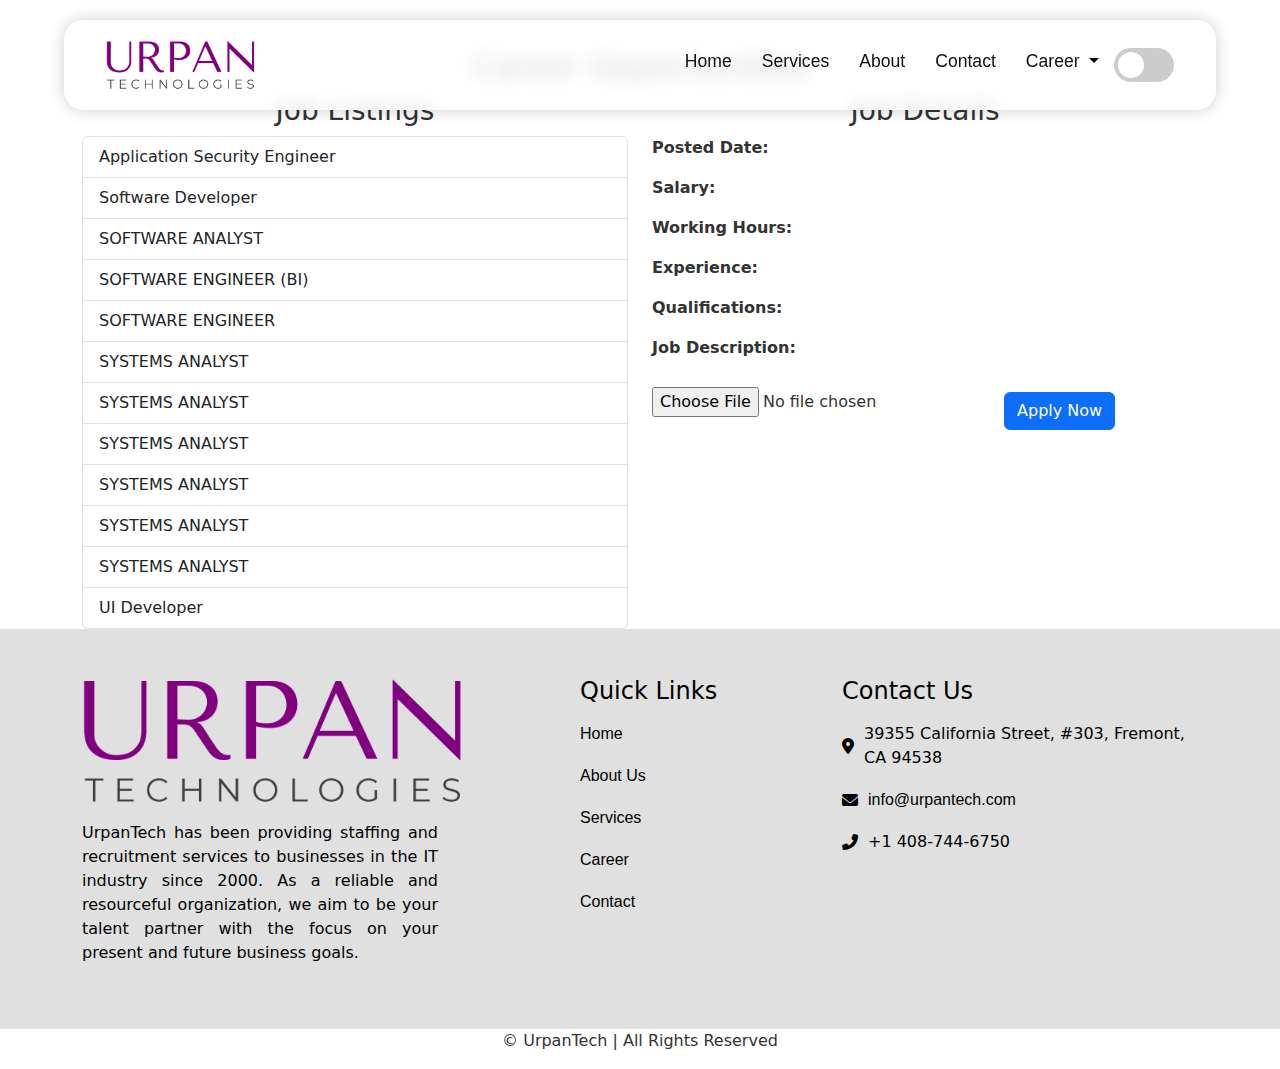
<file: Career.html>
<!DOCTYPE html>
<html lang="en">
<head>
  <meta charset="UTF-8">
  <meta name="viewport" content="width=device-width, initial-scale=1.0">
  <title>Urpan Technologies</title>
  <link rel="icon" href="logo/logo.png" type="image/png">
  <link href="https://cdn.jsdelivr.net/npm/bootstrap@5.3.0/dist/css/bootstrap.min.css" rel="stylesheet">
  <link rel="stylesheet" href="style.css">
  <link rel="stylesheet" href="https://cdnjs.cloudflare.com/ajax/libs/font-awesome/6.0.0-beta3/css/all.min.css">
  <link rel="stylesheet" href="https://cdn.jsdelivr.net/npm/bootstrap-icons@1.10.0/font/bootstrap-icons.css">
  <link rel="stylesheet" href="https://cdnjs.cloudflare.com/ajax/libs/font-awesome/6.0.0-beta3/css/all.min.css">
</head>


<body>

  <!-- Header with Logo and Navbar -->
  <nav class="navbar navbar-expand-lg navbar-dark">
    <div class="container">
      <a class="navbar-brand" href="#">
        <img src="logo/logo-black.png" alt="Logo" class="logo" id="logo" />
      </a>
      <button class="navbar-toggler" type="button" data-bs-toggle="collapse" data-bs-target="#navbarNav" aria-controls="navbarNav" aria-expanded="false" aria-label="Toggle navigation">
        <span class="navbar-toggler-icon"></span>
      </button>
      <div class="collapse navbar-collapse" id="navbarNav">
        <ul class="navbar-nav ms-auto">
          <li class="nav-item">
            <a class="nav-link" href="./index.html">Home</a>
          </li>
          <li class="nav-item">
            <a class="nav-link" href="./services.html">Services</a>
          </li>
          <li class="nav-item">
            <a class="nav-link" href="./about.html">About</a>
          </li>
          <li class="nav-item">
            <a class="nav-link" href="./contact.html">Contact</a>
          </li>
          <li class="nav-item dropdown">
            <a class="nav-link dropdown-toggle" href="/Career.html" id="careerDropdown" role="button" data-bs-toggle="dropdown" aria-expanded="false">
                Career
            </a>
            <ul class="dropdown-menu" id="dropdownMenu" aria-labelledby="careerDropdown">
                <!-- Dropdown items will be populated here -->
            </ul>
        </li>
          <!-- Theme Switch Button -->
          <!-- <button id="themeToggle" class="btn btn-outline-light ms-3">Dark Mode</button> -->
          <!-- <div class="theme-toggle"> -->
            <li class="themeToggle">
                <label class="switch">
                <input type="checkbox" id="themeToggle">
                <span class="slider"></span>
                </label>
            </li>
          <!-- </div> -->
        </ul>
      </div>
    </div>
  </nav>

  <section class="career-section">
    <main class="container mt-5 career">
        <h2 class="text-center" id="careerHeading">Career Opportunities</h2>
        <div class="row">
            <div class="col-md-6 jobList">
                <h3 class="text-center">Job Listings</h3>
                <div class="list-group" id="jobList">
                    <!-- Job cards will be populated here -->
                </div>
            </div>
            <div class="col-md-6">
                <h3 class="text-center">Job Details</h3>
                <div id="jobInfo">
                    <h4 id="jobTitle"></h4>
                    <p><strong>Posted Date:</strong> <span id="postedDate"></span></p>
                    <p><strong>Salary:</strong> <span id="salary"></span></p>
                    <p><strong>Working Hours:</strong> <span id="workingHours"></span></p>
                    <p><strong>Experience:</strong> <span id="experience"></span></p>
                    <p><strong>Qualifications:</strong> <span id="qualifications"></span></p>
                    <p><strong>Job Description:</strong> <span id="jobDescription"></span></p>
                    <input type="file" id="resumeUpload" />
                    <button class="btn btn-primary mt-3">Apply Now</button>
                </div>
            </div>
        </div>
    </main>
   </section>



  <!-- First Footer -->
  <footer class="footer-main py-5">
    <div class="container">
        <div class="row">
            <!-- Left Part: Logo and Paragraph -->
            <div class="col-md-4 col-12">
                <img src="logo/logo-black.png" alt="Logo" class="mb-3 logo" id="Logo">
                <p>UrpanTech has been providing staffing and recruitment services to businesses in the IT industry since 2000. As a reliable and resourceful organization, we aim to be your talent partner with the focus on your present and future business goals.</p>
            </div>
  
            <!-- Middle Part: Links -->
            <div class="col-md-4 quick-links">
                <h5 class="mb-3">Quick Links</h5>
                <ul class="list-unstyled">
                    <li><a href="/index.html">Home</a></li>
                    <li><a href="/about.html">About Us</a></li>
                    <li><a href="/services.html">Services</a></li>
                    <li><a href="/Career.html">Career</a></li>
                    <li><a href="">Contact</a></li>
                </ul>
            </div>
  
            <!-- Right Part: Contact Information -->
            <div class="col-md-4 footer-contact">
              <h5 class="mb-3">Contact Us</h5>
              <ul class="list-unstyled ">
                  <li><i class="fas fa-map-marker-alt"></i> 39355 California Street, #303, Fremont, CA 94538</li>
                  <li>
                    <i class="fas fa-envelope"></i>
                    <div class="email-links">
                        <a href="mailto:info@urpantech.com" target="_blank">info@urpantech.com</a><br>
                        <!-- <a href="mailto:secondemail@example.com" target="_blank">secondemail@example.com</a> -->
                    </div>
                  </li>
                  <li><i class="fas fa-phone-alt"></i> +1 408-744-6750</li>
              </ul>
            </div>
        </div>
    </div>
  </footer>
  <!-- Footer -->
  <footer class="text-center">
    <div class="container">
      <p>&copy; UrpanTech | All Rights Reserved</p>
    </div>
  </footer>

  <!-- Bootstrap JS -->
  <script src="https://cdn.jsdelivr.net/npm/bootstrap@5.3.0/dist/js/bootstrap.bundle.min.js"></script>
  <!-- jQuery (necessary for Bootstrap's JavaScript plugins) -->
  <script src="https://code.jquery.com/jquery-3.6.0.min.js"></script>
  <!-- Bootstrap Bundle with Popper -->
  <script src="https://stackpath.bootstrapcdn.com/bootstrap/5.1.3/js/bootstrap.bundle.min.js"></script>
  <script src="script.js"></script>
  <!-- <script src="script.js"></script> -->
  <script src="job.js"></script>
</body>
</html>
</file>
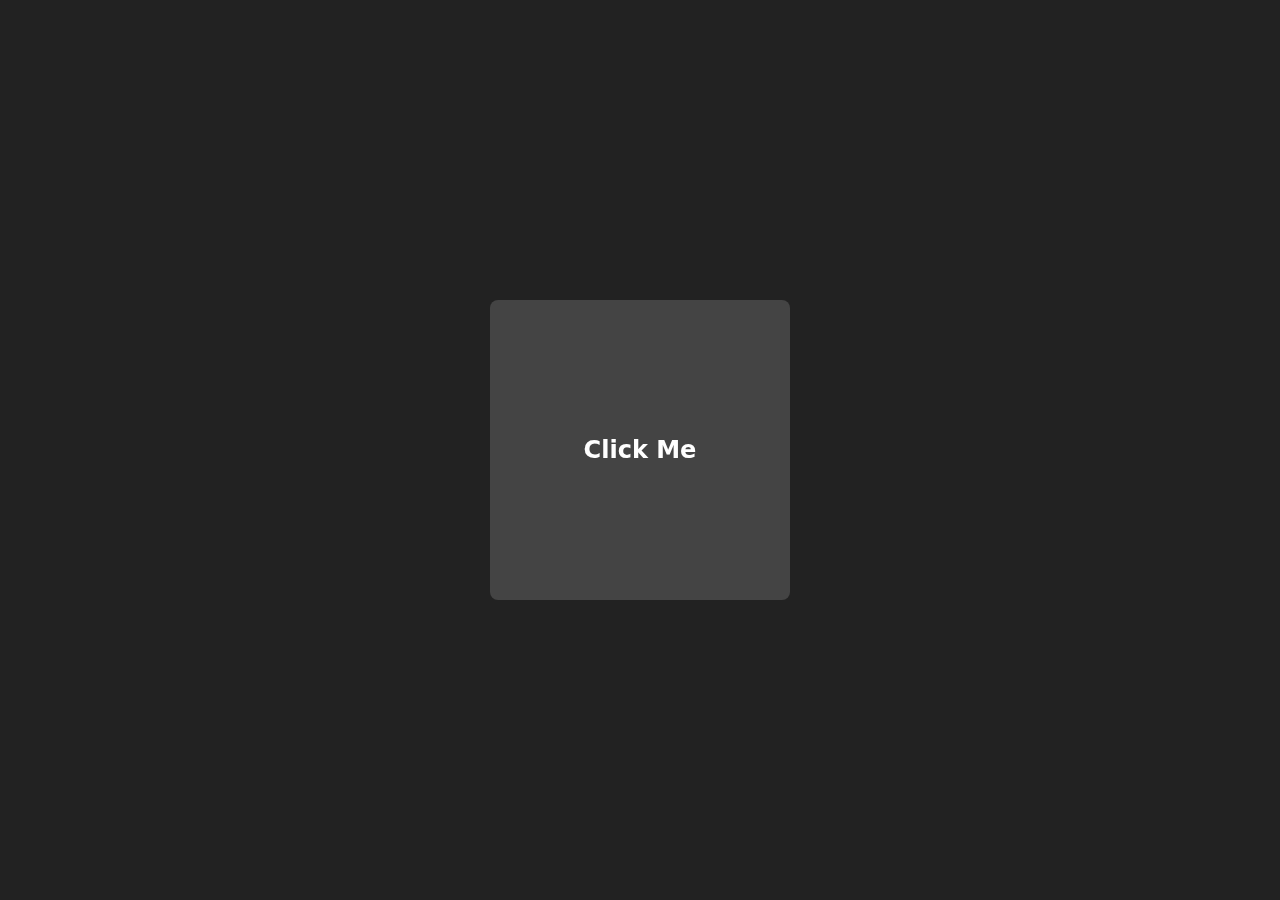
<file: click-effect.html>
<!DOCTYPE html>
<html lang="en">
<head>
    <meta charset="UTF-8" />
    <meta name="viewport" content="width=device-width, initial-scale=1" />
    <title>Click Spark Effect</title>
    <!-- Bootstrap 5 CSS -->
    <link href="https://cdn.jsdelivr.net/npm/bootstrap@5.3.0/dist/css/bootstrap.min.css" rel="stylesheet" />
    <style>
        body, html {
            height: 100%;
            margin: 0;
            background-color: #222;
            display: flex;
            justify-content: center;
            align-items: center;
        }
        .click-container {
            position: relative;
            width: 300px;
            height: 300px;
            background-color: #444;
            border-radius: 0.5rem;
            overflow: hidden;
            cursor: pointer;
            user-select: none;
        }
        canvas {
            position: absolute;
            top: 0;
            left: 0;
            width: 100%;
            height: 100%;
            pointer-events: none;
            display: block;
        }
        .click-text {
            position: relative;
            z-index: 1;
            color: white;
            font-weight: 600;
            font-size: 1.5rem;
            height: 100%;
            display: flex;
            justify-content: center;
            align-items: center;
            user-select: none;
        }
    </style>
</head>
<body>
    <div class="click-container" id="clickContainer">
        <canvas id="sparkCanvas"></canvas>
        <div class="click-text">Click Me</div>
    </div>

    <script>
        (function() {
            const canvas = document.getElementById('sparkCanvas');
            const container = document.getElementById('clickContainer');
            const ctx = canvas.getContext('2d');

            // Configuration
            const sparkColor = '#fff';
            const sparkSize = 10;
            const sparkRadius = 15;
            const sparkCount = 8;
            const duration = 400; // ms
            const easing = 'ease-out';
            const extraScale = 1.0;

            let sparks = [];

            // Resize canvas to container size
            function resizeCanvas() {
                const rect = container.getBoundingClientRect();
                canvas.width = rect.width;
                canvas.height = rect.height;
            }
            window.addEventListener('resize', resizeCanvas);
            resizeCanvas();

            // Easing functions
            function easeFunc(t) {
                switch (easing) {
                    case 'linear': return t;
                    case 'ease-in': return t * t;
                    case 'ease-in-out': return t < 0.5 ? 2 * t * t : -1 + (4 - 2 * t) * t;
                    default: return t * (2 - t); // ease-out
                }
            }

            // Draw sparks
            function draw(timestamp) {
                if (!draw.startTime) draw.startTime = timestamp;
                ctx.clearRect(0, 0, canvas.width, canvas.height);

                sparks = sparks.filter(spark => {
                    const elapsed = timestamp - spark.startTime;
                    if (elapsed >= duration) return false;

                    const progress = elapsed / duration;
                    const eased = easeFunc(progress);

                    const distance = eased * sparkRadius * extraScale;
                    const lineLength = sparkSize * (1 - eased);

                    const x1 = spark.x + distance * Math.cos(spark.angle);
                    const y1 = spark.y + distance * Math.sin(spark.angle);
                    const x2 = spark.x + (distance + lineLength) * Math.cos(spark.angle);
                    const y2 = spark.y + (distance + lineLength) * Math.sin(spark.angle);

                    ctx.strokeStyle = sparkColor;
                    ctx.lineWidth = 2;
                    ctx.beginPath();
                    ctx.moveTo(x1, y1);
                    ctx.lineTo(x2, y2);
                    ctx.stroke();

                    return true;
                });

                requestAnimationFrame(draw);
            }

            requestAnimationFrame(draw);

            // Handle click event
            container.addEventListener('click', (e) => {
                const rect = canvas.getBoundingClientRect();
                const x = e.clientX - rect.left;
                const y = e.clientY - rect.top;
                const now = performance.now();

                for (let i = 0; i < sparkCount; i++) {
                    sparks.push({
                        x,
                        y,
                        angle: (2 * Math.PI * i) / sparkCount,
                        startTime: now
                    });
                }
            });
        })();
    </script>
</body>
</html>
</file>
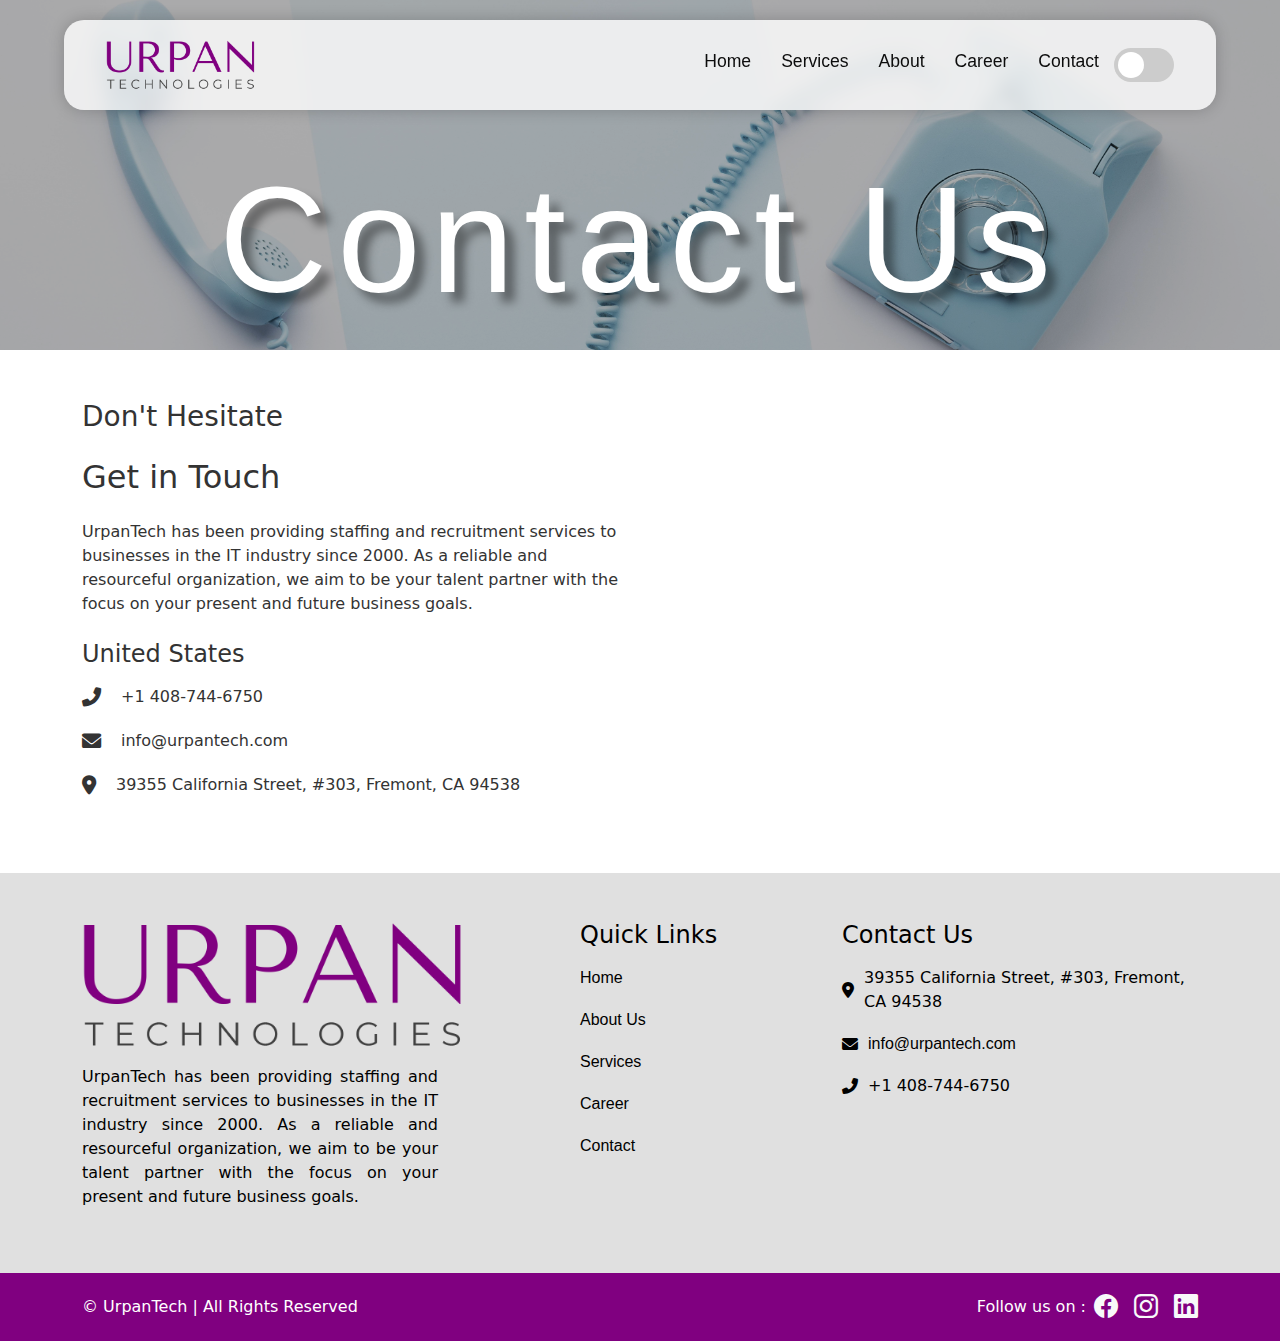
<file: contact.html>
<!DOCTYPE html>
<html lang="en">
<head>
  <meta charset="UTF-8">
  <meta name="viewport" content="width=device-width, initial-scale=1.0">
  <title>Urpan Technologies</title>
  <link rel="icon" href="logo/logo.png" type="image/png">
  <link href="https://cdn.jsdelivr.net/npm/bootstrap@5.3.0/dist/css/bootstrap.min.css" rel="stylesheet">
  <link rel="stylesheet" href="style.css">
  <link rel="stylesheet" href="contact.css">
  <link rel="stylesheet" href="https://cdnjs.cloudflare.com/ajax/libs/font-awesome/6.0.0-beta3/css/all.min.css">
  <link rel="stylesheet" href="https://cdn.jsdelivr.net/npm/bootstrap-icons@1.10.0/font/bootstrap-icons.css">
  <link rel="stylesheet" href="https://cdnjs.cloudflare.com/ajax/libs/font-awesome/6.0.0-beta3/css/all.min.css">
</head>


<body>

  <!-- Header with Logo and Navbar -->
  <nav class="navbar navbar-expand-lg navbar-dark">
    <div class="container">
      <a class="navbar-brand" href="./index.html">
        <img src="./logo/logo-black.png" alt="Logo" class="logo" id="logo">
      </a>
      <button class="navbar-toggler" type="button" data-bs-toggle="collapse" data-bs-target="#navbarNav" aria-controls="navbarNav" aria-expanded="false" aria-label="Toggle navigation">
        <span class="navbar-toggler-icon"></span>
      </button>
      <div class="collapse navbar-collapse" id="navbarNav">
        <ul class="navbar-nav ms-auto">
          <li class="nav-item">
            <a class="nav-link" href="./index.html">Home</a>
          </li>
          <li class="nav-item">
            <a class="nav-link" href="./services.html">Services</a>
          </li>
          <li class="nav-item">
            <a class="nav-link" href="./about.html">About</a>
          </li>
          <li class="nav-item">
            <label for="Jobs">
              <a class="nav-link " href="./career.html">
                  Career
              </a>
              <!-- <ul class="dropdown-menu" id="dropdownMenu" aria-labelledby="careerDropdown"> -->
                  <!-- Dropdown items will be populated here -->
              <!-- </ul> -->
            </label>
          </li>
          <li class="nav-item">
            <a class="nav-link" href="./contact.html">Contact</a>
          </li>
          <!-- Theme Switch Button -->
          <!-- <button id="themeToggle" class="btn btn-outline-light ms-3">Dark Mode</button> -->
          <!-- <div class="theme-toggle"> -->
          <li class="themeToggle">
            <label class="switch">
              <input type="checkbox" id="themeToggle">
              <span class="slider"></span>
            </label>
          </li>
          <!-- </div> -->
        </ul>
      </div>
    </div>
  </nav>



  <div class="contact">
    <div class="hero-content">
      <h2>Contact Us</h2>
    </div>
  </div>

  <section id="contact" class="contact-section">
    <div class="container cont">
        <div class="row">
            <!-- Left Side: Contact Information -->
            <div class="col-md-6">
                <h3 class="mb-4">Don't Hesitate</h3>
                <h2 class="mb-4">Get in Touch</h2>
                <p class="mb-4">UrpanTech has been providing staffing and recruitment services to businesses
                  in the IT industry since 2000. As a reliable and resourceful organization, we aim
                  to be your talent partner with the focus on your present and future business goals.</p>

                <h4 class="mb-3">United States</h4>
                <ul class="list-unstyled contact-detail">
                    <li><i class="fas fa-phone-alt"></i> +1 408-744-6750</li>
                    <li><i class="fas fa-envelope"></i> info@urpantech.com</li>
                    <li><i class="fas fa-map-marker-alt"></i> 39355 California Street, #303, Fremont, CA 94538</li>
                </ul>
            </div>

            <!-- Right Side: Google Map -->
            <div class="col-md-6">
                <div class="map-container">
                  <iframe src="https://www.google.com/maps/embed?pb=!1m18!1m12!1m3!1d3163.3411804628095!2d-121.98480992445043!3d37.54702477204368!2m3!1f0!2f0!3f0!3m2!1i1024!2i768!4f13.1!3m3!1m2!1s0x808fc1502be2f227%3A0x1b9b13b7c9e629ab!2s39355%20California%20St%20%23303%2C%20Fremont%2C%20CA%2094538%2C%20USA!5e0!3m2!1sen!2sin!4v1726168459076!5m2!1sen!2sin" width="600" height="450" style="border:0;" allowfullscreen="" loading="lazy" referrerpolicy="no-referrer-when-downgrade"></iframe><!--width="100%" height="400" style="border:0;" allowfullscreen="" loading="lazy"></iframe>-->
                </div>
            </div>
        </div>
    </div>
</section>



  

  <!-- First Footer -->
  <footer class="footer-main py-5">
    <div class="container">
        <div class="row">
            <!-- Left Part: Logo and Paragraph -->
            <div class="col-md-4">
                <img src="logo/logo-black.png" alt="Logo" class="mb-3 logo" id="Logo">
                <p>UrpanTech has been providing staffing and recruitment services to businesses in the IT industry since 2000. As a reliable and resourceful organization, we aim to be your talent partner with the focus on your present and future business goals.</p>
            </div>
  
            <!-- Middle Part: Links -->
            <div class="col-md-4 quick-links">
                <h5 class="mb-3">Quick Links</h5>
                <ul class="list-unstyled">
                    <li><a href="/index.html">Home</a></li>
                    <li><a href="/about.html">About Us</a></li>
                    <li><a href="/services.html">Services</a></li>
                    <li><a href="/Career.html">Career</a></li>
                    <li><a href="">Contact</a></li>
                </ul>
            </div>
  
            <!-- Right Part: Contact Information -->
            <div class="col-md-4 footer-contact">
              <h5 class="mb-3">Contact Us</h5>
              <ul class="list-unstyled ">
                  <li><i class="fas fa-map-marker-alt"></i> 39355 California Street, #303, Fremont, CA 94538</li>
                  <li>
                    <i class="fas fa-envelope"></i>
                    <div class="email-links">
                        <a href="mailto:info@urpantech.com" target="_blank">info@urpantech.com</a><br>
                        <!-- <a href="mailto:secondemail@example.com" target="_blank">secondemail@example.com</a> -->
                    </div>
                  </li>
                  <li><i class="fas fa-phone-alt"></i> +1 408-744-6750</li>
              </ul>
            </div>
        </div>
    </div>
  </footer>
  
    <!-- Footer -->
    <footer class="second-footer py-3">
      <div class="container d-flex justify-content-between align-items-center">
        <!-- Copyright Text -->
        <p class="mb-0">&copy; UrpanTech | All Rights Reserved</p>
    
        <!-- Social Media Links -->
        <div class="d-flex align-items-center">
          <p class="mb-0 me-2">Follow us on :</p>
          <a href="https://www.facebook.com/urpantechinc" class="text-light me-3" target="_blank" aria-label="Facebook">
          <i class="bi bi-facebook fs-4"></i>
          </a>
          <a href="https://www.instagram.com/urpan_tech/" class="text-light me-3" target="_blank" aria-label="Instagram">
            <i class="bi bi-instagram fs-4"></i>
          </a>
          <a href="https://www.linkedin.com/company/urpantech/" class="text-light" target="_blank" aria-label="LinkedIn">
            <i class="bi bi-linkedin fs-4"></i>
          </a>
        </div>
      </div>
    </footer>
  
    <!-- Bootstrap JS -->
    <script src="https://cdn.jsdelivr.net/npm/bootstrap@5.3.0/dist/js/bootstrap.bundle.min.js"></script>
    <!-- jQuery (necessary for Bootstrap's JavaScript plugins) -->
    <script src="https://code.jquery.com/jquery-3.6.0.min.js"></script>
    <!-- Bootstrap Bundle with Popper -->
    <script src="https://stackpath.bootstrapcdn.com/bootstrap/5.1.3/js/bootstrap.bundle.min.js"></script>
    <script src="script.js"></script>
    <script src="job.js"></script>
  </body>
  </html>
</file>
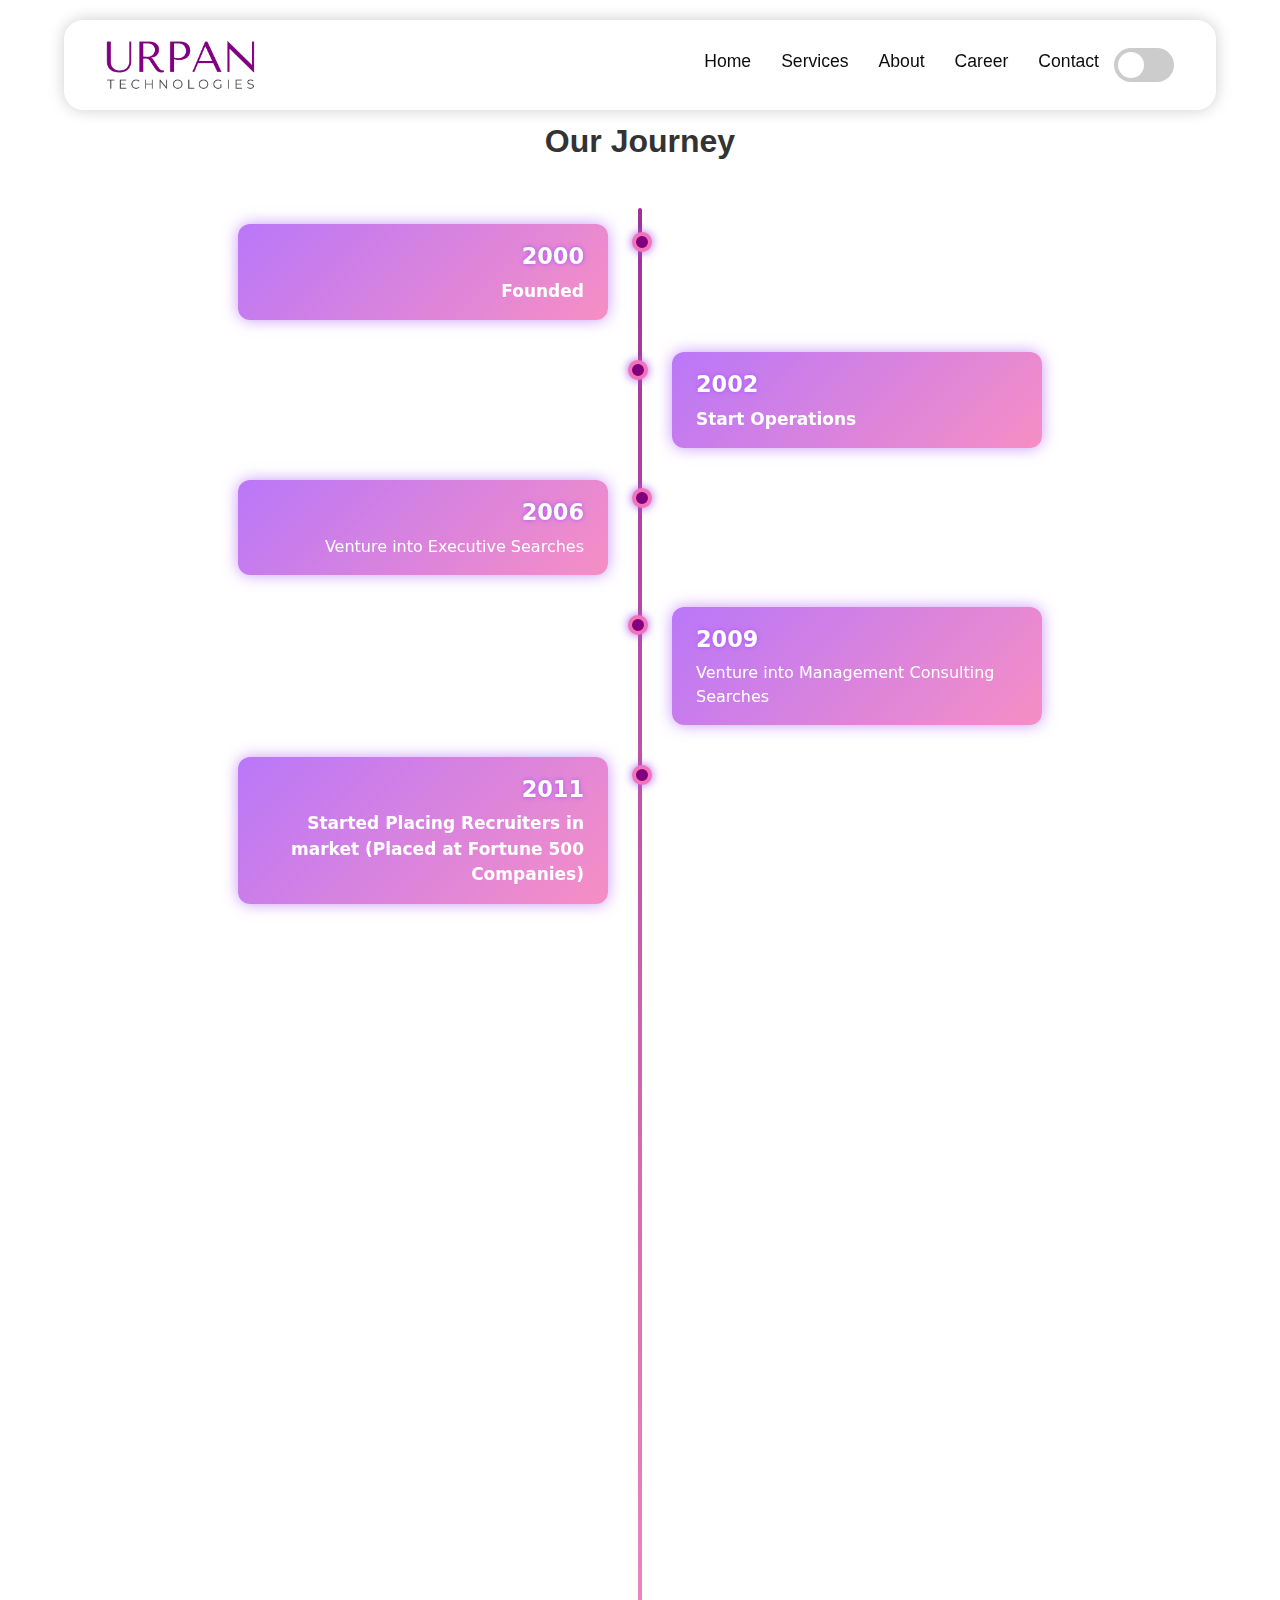
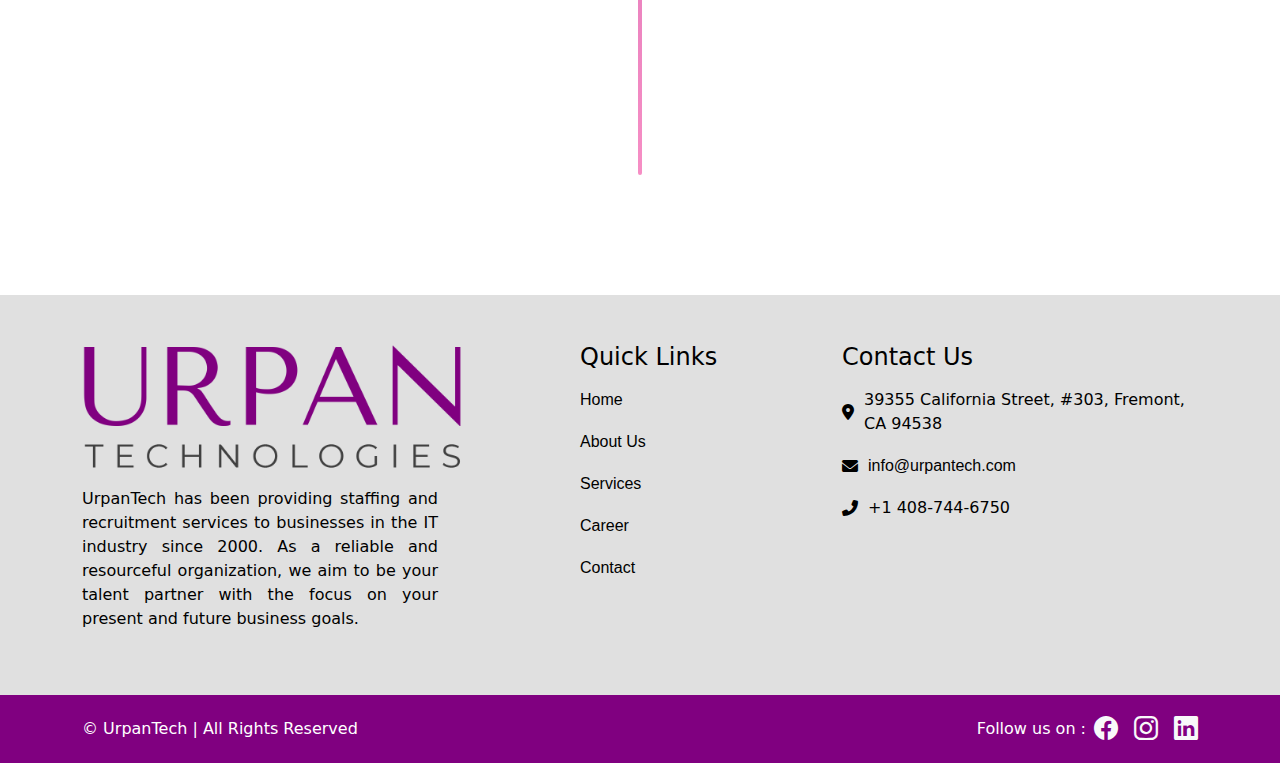
<file: ourjourney.html>
<!DOCTYPE html>
<html lang="en">
<head>
  <meta charset="UTF-8">
  <meta name="viewport" content="width=device-width, initial-scale=1.0">
  <title>Urpan Technologies</title>
  <link rel="icon" href="logo/logo.png" type="image/png">
  <link href="https://cdn.jsdelivr.net/npm/bootstrap@5.3.0/dist/css/bootstrap.min.css" rel="stylesheet">
  <link rel="stylesheet" href="style.css">
  <!-- <link rel="stylesheet" href="about.css"> -->
  <link rel="stylesheet" href="https://cdnjs.cloudflare.com/ajax/libs/font-awesome/6.0.0-beta3/css/all.min.css">
  <link rel="stylesheet" href="https://cdn.jsdelivr.net/npm/bootstrap-icons@1.10.0/font/bootstrap-icons.css">
  <!-- AOS CSS for Animate On Scroll -->
  <link href="https://unpkg.com/aos@2.3.1/dist/aos.css" rel="stylesheet">
</head>


<body>

  <!-- Header with Logo and Navbar -->
  <nav class="navbar navbar-expand-lg navbar-dark">
    <div class="container">
      <a class="navbar-brand" href="./index.html">
        <img src="./logo/logo-black.png" alt="Logo" class="logo" id="logo">
      </a>
      <button class="navbar-toggler" type="button" data-bs-toggle="collapse" data-bs-target="#navbarNav" aria-controls="navbarNav" aria-expanded="false" aria-label="Toggle navigation">
        <span class="navbar-toggler-icon"></span>
      </button>
      <div class="collapse navbar-collapse" id="navbarNav">
        <ul class="navbar-nav ms-auto">
          <li class="nav-item">
            <a class="nav-link" href="./index.html">Home</a>
          </li>
          <li class="nav-item">
            <a class="nav-link" href="./services.html">Services</a>
          </li>
          <li class="nav-item">
            <a class="nav-link" href="./about.html">About</a>
          </li>
          <li class="nav-item">
            <label for="Jobs">
              <a class="nav-link " href="./career.html">
                  Career
              </a>
            </label>
          </li>
          <li class="nav-item">
            <a class="nav-link" href="./contact.html">Contact</a>
          </li>
          <li class="themeToggle">
            <label class="switch">
              <input type="checkbox" id="themeToggle">
              <span class="slider"></span>
            </label>
          </li>
        </ul>
      </div>
    </div>
  </nav>

    <section class="timeline" data-aos="fade-up">
    <div class="container timeline-container">
      <h2>Our Journey</h2>
      <div class="timeline-line"></div>

      <div class="timeline-item left" data-aos="fade-right" data-aos-delay="100">
        <div class="timeline-circle"></div>
        <div class="timeline-content">
          <div class="timeline-year">2000</div>
          <div class="timeline-text">Founded</div>
        </div>
      </div>

      <div class="timeline-item right" data-aos="fade-left" data-aos-delay="200">
        <div class="timeline-circle"></div>
        <div class="timeline-content">
          <div class="timeline-year">2002</div>
          <div class="timeline-text">Start Operations</div>
        </div>
      </div>

      <div class="timeline-item left" data-aos="fade-right" data-aos-delay="300">
        <div class="timeline-circle"></div>
        <div class="timeline-content">
          <div class="timeline-year">2006</div>
          <div>Venture into Executive Searches</div>
        </div>
      </div>

      <div class="timeline-item right" data-aos="fade-left" data-aos-delay="400">
        <div class="timeline-circle"></div>
        <div class="timeline-content">
          <div class="timeline-year">2009</div>
          <div>Venture into Management Consulting Searches</div>
        </div>
      </div>

      <div class="timeline-item left" data-aos="fade-right" data-aos-delay="500">
        <div class="timeline-circle"></div>
        <div class="timeline-content">
          <div class="timeline-year">2011</div>
          <div class="timeline-text">
            Started Placing Recruiters in market (Placed at Fortune 500 Companies)
          </div>
        </div>
      </div>

      <div class="timeline-item right" data-aos="fade-left" data-aos-delay="600">
        <div class="timeline-circle"></div>
        <div class="timeline-content">
          <div class="timeline-year">2011</div>
          <div>Opened India Office; Acquired E Verified Status</div>
        </div>
      </div>

      <div class="timeline-item left" data-aos="fade-right" data-aos-delay="700">
        <div class="timeline-circle"></div>
        <div class="timeline-content">
          <div class="timeline-year">2011</div>
          <div class="timeline-text">Acquired MBE status & CA Small Business Status</div>
        </div>
      </div>

      <div class="timeline-item right" data-aos="fade-left" data-aos-delay="800">
        <div class="timeline-circle"></div>
        <div class="timeline-content">
          <div class="timeline-year">2011</div>
          <div class="timeline-text">Named Best in recruiting and Staffing Firm in Sunnyvale by SBA</div>
        </div>
      </div>

      <div class="timeline-item left" data-aos="fade-right" data-aos-delay="900">
        <div class="timeline-circle"></div>
        <div class="timeline-content">
          <div class="timeline-year">2011</div>
          <div class="timeline-text">Named in Si100, Top 100, in Top 20 IT services firms (3rd time)</div>
        </div>
      </div>

      <div class="timeline-item right" data-aos="fade-left" data-aos-delay="1000">
        <div class="timeline-circle"></div>
        <div class="timeline-content">
          <div class="timeline-year">2012</div>
          <div class="timeline-text">Opened UrpanTech Canada; Certified DBE by VTA state Govt.</div>
        </div>
      </div>

      <div class="timeline-item left" data-aos="fade-right" data-aos-delay="1100">
        <div class="timeline-circle"></div>
        <div class="timeline-content">
          <div class="timeline-year">2012</div>
          <div class="timeline-text">CA; Hired 50th Recruiter in UrpanTech</div>
        </div>
      </div>
    </div>
  </section>

<!-- First Footer -->
  <footer class="footer-main py-5">
    <div class="container">
        <div class="row">
            <!-- Left Part: Logo and Paragraph -->
            <div class="col-md-4">
                <img src="logo/logo-black.png" alt="Logo" class="mb-3 logo" id="Logo">
                <p>UrpanTech has been providing staffing and recruitment services to businesses in the IT industry since 2000. As a reliable and resourceful organization, we aim to be your talent partner with the focus on your present and future business goals.</p>
            </div>
  
            <!-- Middle Part: Links -->
            <div class="col-md-4 quick-links">
                <h5 class="mb-3">Quick Links</h5>
                <ul class="list-unstyled">
                    <li><a href="/index.html">Home</a></li>
                    <li><a href="/about.html">About Us</a></li>
                    <li><a href="/services.html">Services</a></li>
                    <li><a href="/Career.html">Career</a></li>
                    <li><a href="/contact.html">Contact</a></li>
                </ul>
            </div>
  
            <!-- Right Part: Contact Information -->
            <div class="col-md-4 footer-contact">
              <h5 class="mb-3">Contact Us</h5>
              <ul class="list-unstyled ">
                  <li><i class="fas fa-map-marker-alt"></i> 39355 California Street, #303, Fremont, CA 94538</li>
                  <li>
                    <i class="fas fa-envelope"></i>
                    <div class="email-links">
                        <a href="mailto:info@urpantech.com" target="_blank">info@urpantech.com</a><br>
                        <!-- <a href="mailto:secondemail@example.com" target="_blank">secondemail@example.com</a> -->
                    </div>
                  </li>
                  <li><i class="fas fa-phone-alt"></i> +1 408-744-6750</li>
              </ul>
            </div>
        </div>
    </div>
  </footer>

  <!-- Footer -->
  <footer class="second-footer py-3">
    <div class="container d-flex justify-content-between align-items-center">
      <!-- Copyright Text -->
      <p class="mb-0">&copy; UrpanTech | All Rights Reserved</p>
  
      <!-- Social Media Links -->
      <div class="d-flex align-items-center">
        <p class="mb-0 me-2">Follow us on :</p>
        <a href="https://www.facebook.com/urpantechinc" class="text-light me-3" target="_blank" aria-label="Facebook">
        <i class="bi bi-facebook fs-4"></i>
        </a>
        <a href="https://www.instagram.com/urpan_tech/" class="text-light me-3" target="_blank" aria-label="Instagram">
          <i class="bi bi-instagram fs-4"></i>
        </a>
        <a href="https://www.linkedin.com/company/urpantech/" class="text-light" target="_blank" aria-label="LinkedIn">
          <i class="bi bi-linkedin fs-4"></i>
        </a>
      </div>
    </div>
  </footer>

    <!-- Bootstrap JS -->
    <script src="https://cdn.jsdelivr.net/npm/bootstrap@5.3.0/dist/js/bootstrap.bundle.min.js"></script>
    <!-- jQuery (necessary for Bootstrap's JavaScript plugins) -->
    <script src="https://code.jquery.com/jquery-3.6.0.min.js"></script>
    <!-- Bootstrap Bundle with Popper -->
    <script src="https://stackpath.bootstrapcdn.com/bootstrap/5.1.3/js/bootstrap.bundle.min.js"></script>
    <script src="script.js"></script>
    <script src="about.js"></script>
    <!-- AOS JS for Animate On Scroll -->
    <script src="https://unpkg.com/aos@2.3.1/dist/aos.js"></script>
    <script>
      AOS.init({
        duration: 1000, // animation duration
        once: true,     // whether animation should happen only once - while scrolling down
      });
    </script>

    <style>
            /* Timeline Styles */
    .timeline {
      position: relative;
      margin-top: 90px;
      padding: 2rem 0;
      background: var(--background-color);
    }
    .timeline h2 {
      text-align: center;
      margin-bottom: 3rem;
      color: var(--text-color);
      font-weight: 700;
      font-family: "Segoe UI", Tahoma, Geneva, Verdana, sans-serif;
    }
    .timeline-container {
      position: relative;
      max-width: 900px;
      margin: 0 auto;
      padding: 0 1rem;
    }
    /* Vertical line */
    .timeline-line {
      position: absolute;
      left: 50%;
      top: 20;
      transform: translateX(-50%);
      width: 4px;
      height: 90%;
      background: linear-gradient(
        180deg,
        rgba(128, 0, 128, 0.8),
        rgba(244, 114, 182, 0.8)
      );
      border-radius: 2px;
      z-index: 1;
    }
    /* Timeline item */
    .timeline-item {
      position: relative;
      width: 50%;
      padding: 1rem 2rem;
      box-sizing: border-box;
      z-index: 2;
    }
    .timeline-text{
      font-weight: 600;
      font-size: 17px;
    }
    /* Left side */
    .timeline-item.left {
      left: 0;
      text-align: right;
      animation: slideInLeft 1s ease forwards;
    }
    /* Right side */
    .timeline-item.right {
      left: 50%;
      text-align: left;
      animation: slideInRight 1s ease forwards;
    }
    /* Timeline content */
    .timeline-content {
      background: linear-gradient(
        135deg,
        rgba(168, 85, 247, 0.8),
        rgba(244, 114, 182, 0.8)
      );
      color: white;
      padding: 1rem 1.5rem;
      border-radius: 12px;
      box-shadow: 0 0 15px rgba(168, 85, 247, 0.6);
      position: relative;
      transition: transform 0.3s ease, box-shadow 0.3s ease;
    }
    .timeline-content:hover {
      transform: scale(1.05);
      box-shadow: 0 0 25px rgba(244, 114, 182, 0.9);
    }
    /* Timeline circle */
    .timeline-circle {
      position: absolute;
      top: 1.5rem;
      width: 20px;
      height: 20px;
      background: #800080;
      border-radius: 50%;
      border: 4px solid #f472b6;
      box-shadow: 0 0 10px #a855f7;
      animation: pulseGlow 2s infinite;
      z-index: 3;
    }
    /* Circle position left */
    .timeline-item.left .timeline-circle {
      right: -12px;
    }
    /* Circle position right */
    .timeline-item.right .timeline-circle {
      left: -12px;
    }
    /* Year styling */
    .timeline-year {
      font-weight: 700;
      font-size: 1.4rem;
      margin-bottom: 0.3rem;
      text-shadow: 0 0 5px #a855f7;
    }
    /* Animations */
    @keyframes slideInLeft {
      0% {
        opacity: 0;
        transform: translateX(-50px);
      }
      100% {
        opacity: 1;
        transform: translateX(0);
      }
    }
    @keyframes slideInRight {
      0% {
        opacity: 0;
        transform: translateX(50px);
      }
      100% {
        opacity: 1;
        transform: translateX(0);
      }
    }
    @keyframes pulseGlow {
      0%,
      100% {
        box-shadow: 0 0 10px #a855f7, 0 0 20px #f472b6;
      }
      50% {
        box-shadow: 0 0 20px #f472b6, 0 0 30px #a855f7;
      }
    }
    /* Responsive */
    @media (max-width: 768px) {
      .timeline-item {
        width: 100%;
        padding-left: 3rem;
        padding-right: 1rem;
        text-align: left !important;
      }
      .timeline-item.left,
      .timeline-item.right {
        left: 0 !important;
      }
      .timeline-circle {
        left: -12px !important;
        right: auto !important;
      }
      .timeline-line {
        left: 20px !important;
      }
      .track-record-section img {
        width: 100%;
        height: auto;
      }
    }
    </style>
</body>
</html>
</file>
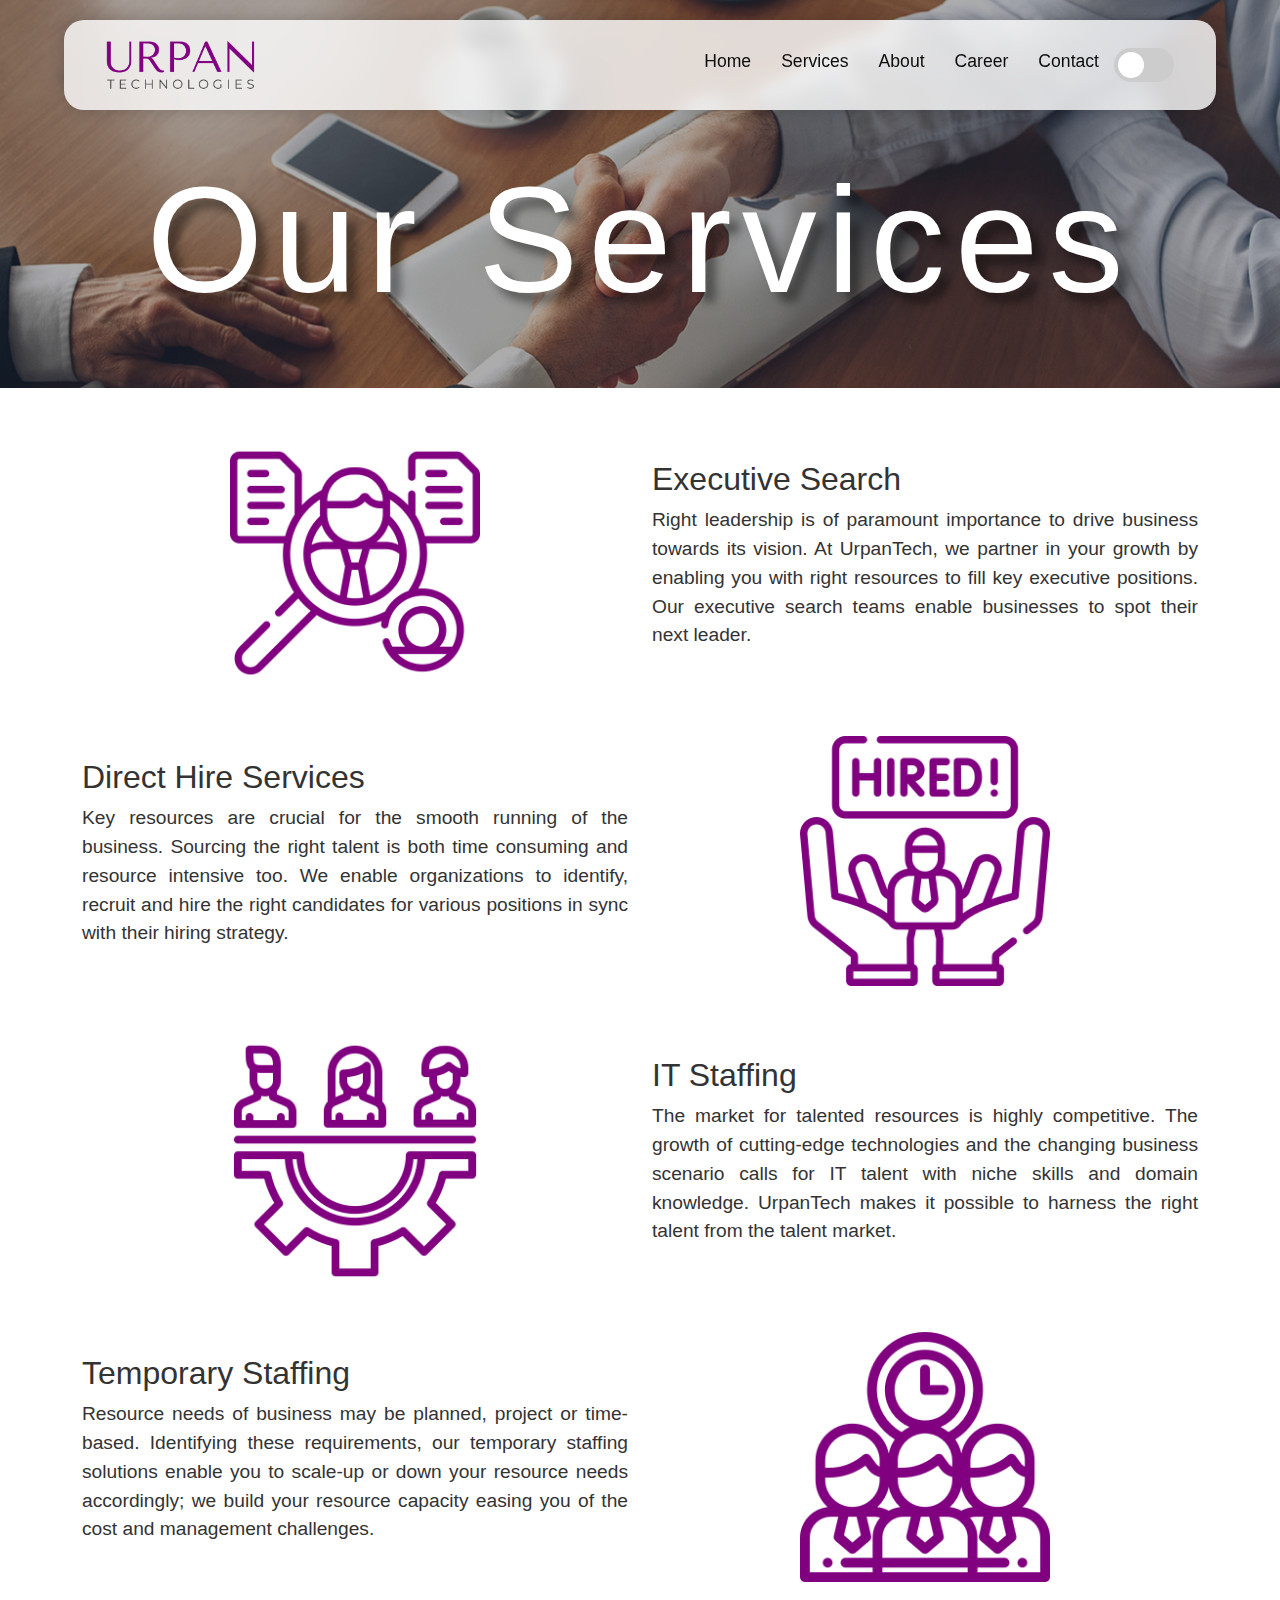
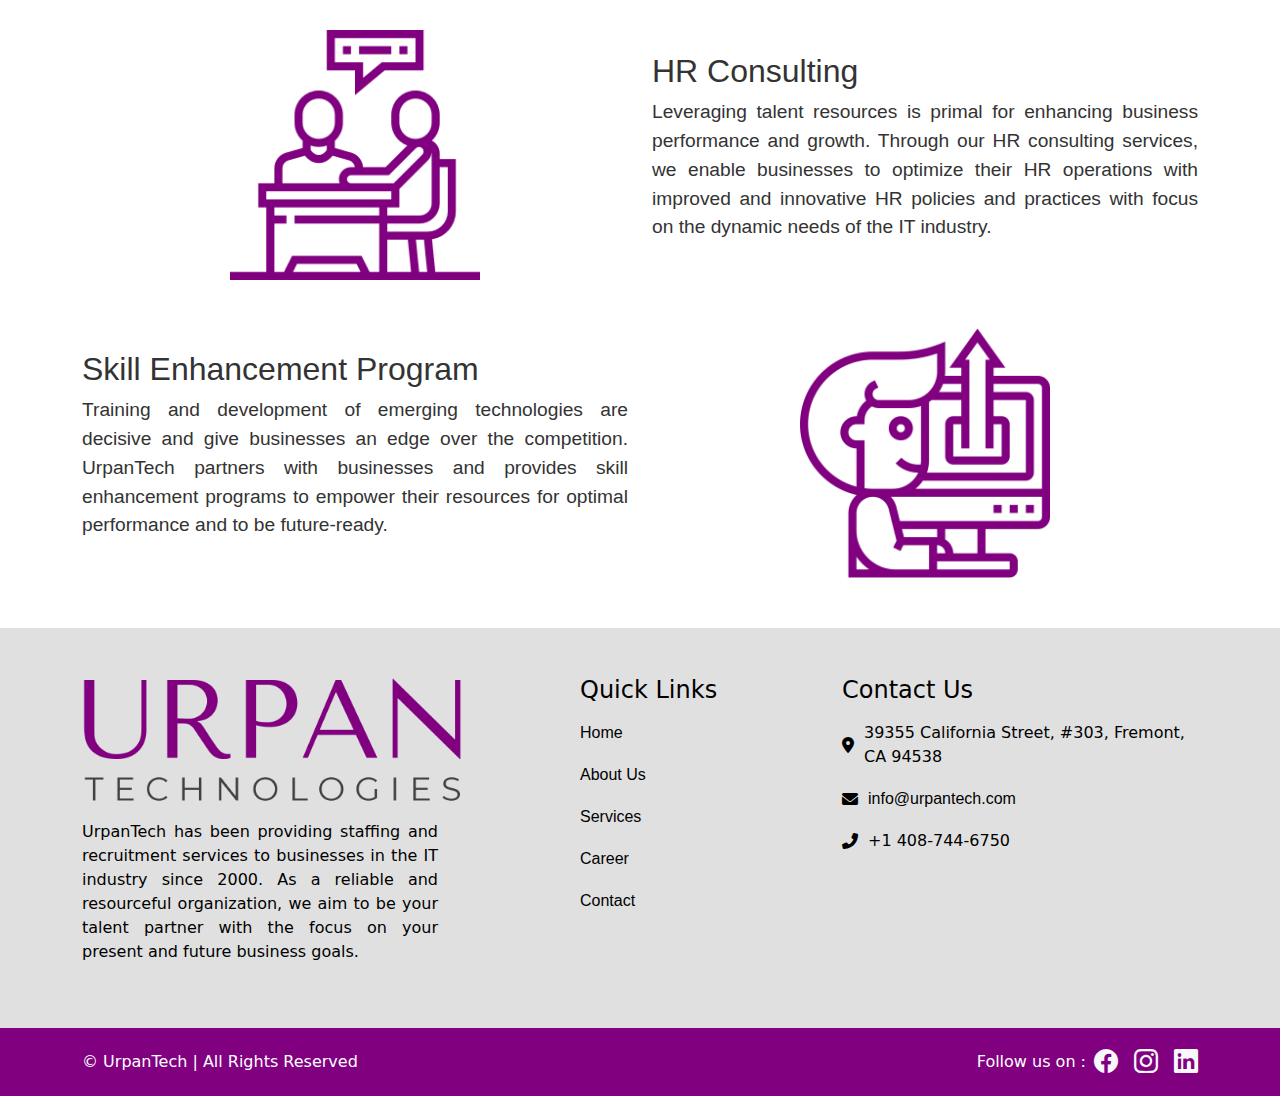
<file: services.html>
<!DOCTYPE html>
<html lang="en">
<head>
  <meta charset="UTF-8">
  <meta name="viewport" content="width=device-width, initial-scale=1.0">
  <title>Urpan Technologies</title>
  <link rel="icon" href="logo/logo.png" type="image/png">
  <link href="https://cdn.jsdelivr.net/npm/bootstrap@5.3.0/dist/css/bootstrap.min.css" rel="stylesheet">
  <link rel="stylesheet" href="style.css">
  <link rel="stylesheet" href="services.css">
  <link rel="stylesheet" href="https://cdnjs.cloudflare.com/ajax/libs/font-awesome/6.0.0-beta3/css/all.min.css">
  <link rel="stylesheet" href="https://cdn.jsdelivr.net/npm/bootstrap-icons@1.10.0/font/bootstrap-icons.css">
  <link rel="stylesheet" href="https://cdnjs.cloudflare.com/ajax/libs/font-awesome/6.0.0-beta3/css/all.min.css">
</head>


<body>

  <!-- Header with Logo and Navbar -->
  <nav class="navbar navbar-expand-lg navbar-dark">
    <div class="container">
      <a class="navbar-brand" href="./index.html">
        <img src="./logo/logo-black.png" alt="Logo" class="logo" id="logo">
      </a>
      <button class="navbar-toggler" type="button" data-bs-toggle="collapse" data-bs-target="#navbarNav" aria-controls="navbarNav" aria-expanded="false" aria-label="Toggle navigation">
        <span class="navbar-toggler-icon"></span>
      </button>
      <div class="collapse navbar-collapse" id="navbarNav">
        <ul class="navbar-nav ms-auto">
          <li class="nav-item">
          <li class="nav-item">
            <a class="nav-link" href="./index.html">Home</a>
          </li>
          <li class="nav-item">
            <a class="nav-link" href="./services.html">Services</a>
          </li>
          <li class="nav-item">
            <a class="nav-link" href="./about.html">About</a>
          </li>
          <li class="nav-item">
            <label for="Jobs">
              <a class="nav-link " href="./career.html">
                  Career
              </a>
              <!-- <ul class="dropdown-menu" id="dropdownMenu" aria-labelledby="careerDropdown"> -->
                  <!-- Dropdown items will be populated here -->
              <!-- </ul> -->
            </label>
          </li>
          <li class="nav-item">
            <a class="nav-link" href="./contact.html">Contact</a>
          </li>
          <!-- Theme Switch Button -->
          <!-- <button id="themeToggle" class="btn btn-outline-light ms-3">Dark Mode</button> -->
          <!-- <div class="theme-toggle"> -->
          <li class="themeToggle">
            <label class="switch">
              <input type="checkbox" id="themeToggle">
              <span class="slider"></span>
            </label>
          </li>
          <!-- </div> -->
        </ul>
      </div>
    </div>
  </nav>




<!-- Services Section -->
<section id="service">
  <div class="services">
    <div>
      <h1 class="text-center mb-5">Our Services</h1>
    </div>
  </div>
  <div class="container">

      <!-- Service 1 -->
      <div class="row mb-5 align-items-center service">
          <div class="col-md-6 text-center">
              <img src="images/Executive Search.png" alt="Executive Search" class="service-img img-fluid">
          </div>
          <div class="col-md-6">
              <h2>Executive Search</h2>
              <p>Right leadership is of paramount importance to drive business towards its vision. At UrpanTech, 
                we partner in your growth by enabling you with right resources to fill key executive positions. 
                Our executive search teams enable businesses to spot their next leader.</p>
          </div>
      </div>

      <!-- Service 2 -->
      <div class="row mb-5 align-items-center service">
          <div class="col-md-6 order-md-2 text-center">
              <img src="images/Direct Hire Services.png" alt="Direct Hire Services" class="service-img img-fluid">
          </div>
          <div class="col-md-6 order-md-1">
              <h2>Direct Hire Services</h2>
              <p>Key resources are crucial for the smooth running of the business. Sourcing the right talent is both 
                time consuming and resource intensive too. We enable organizations to identify, recruit and hire the
                 right candidates for various positions in sync with their hiring strategy.</p>
          </div>
      </div>

      <!-- Service 3 -->
      <div class="row mb-5 align-items-center service">
          <div class="col-md-6 text-center">
              <img src="images/IT Staffing.png" alt="IT Staffing" class="service-img img-fluid">
          </div>
          <div class="col-md-6">
              <h2>IT Staffing</h2>
              <p>The market for talented resources is highly competitive. The growth of cutting-edge technologies and 
                the changing business scenario calls for IT talent with niche skills and domain knowledge. UrpanTech 
                makes it possible to harness the right talent from the talent market.</p>
          </div>
      </div>

      <!-- Service 4 -->
      <div class="row mb-5 align-items-center service">
          <div class="col-md-6 order-md-2 text-center">
              <img src="images/Temporary Staffing.png" alt="Temporary Staffing" class="service-img img-fluid">
          </div>
          <div class="col-md-6 order-md-1">
              <h2>Temporary Staffing</h2>
              <p>Resource needs of business may be planned, project or time-based. Identifying these requirements, 
                our temporary staffing solutions enable you to scale-up or down your resource needs accordingly; we 
                build your resource capacity easing you of the cost and management challenges.</p>
          </div>
      </div>

      <!-- Service 5 -->
      <div class="row mb-5 align-items-center service">
          <div class="col-md-6 text-center">
              <img src="images/HR Consulting.png" alt="HR Consulting" class="service-img img-fluid">
          </div>
          <div class="col-md-6">
              <h2>HR Consulting</h2>
              <p>Leveraging talent resources is primal for enhancing business performance and growth. Through 
                our HR consulting services, we enable businesses to optimize their HR operations with improved
                 and innovative HR policies and practices with focus on the dynamic needs of the IT industry.</p>
          </div>
      </div>

      <!-- Service 6 -->
      <div class="row mb-5 align-items-center service">
          <div class="col-md-6 order-md-2 text-center">
              <img src="images/Skill Enhancement Program.png" alt="Skill Enhancement Program" class="service-img img-fluid">
          </div>
          <div class="col-md-6 order-md-1">
              <h2>Skill Enhancement Program</h2>
              <p>Training and development of emerging technologies are decisive and give businesses an edge
                 over the competition. UrpanTech partners with businesses and provides skill enhancement programs
                 to empower their resources for optimal performance and to be future-ready.</p>
          </div>
      </div>

  </div>
</section>


  

  <!-- First Footer -->
  <footer class="footer-main py-5">
    <div class="container">
        <div class="row">
            <!-- Left Part: Logo and Paragraph -->
            <div class="col-md-4">
                <img src="logo/logo-black.png" alt="Logo" class="mb-3 logo" id="Logo">
                <p>UrpanTech has been providing staffing and recruitment services to businesses in the IT industry since 2000. As a reliable and resourceful organization, we aim to be your talent partner with the focus on your present and future business goals.</p>
            </div>
  
            <!-- Middle Part: Links -->
            <div class="col-md-4 quick-links">
                <h5 class="mb-3">Quick Links</h5>
                <ul class="list-unstyled">
                    <li><a href="/index.html">Home</a></li>
                    <li><a href="/about.html">About Us</a></li>
                    <li><a href="/services.html">Services</a></li>
                    <li><a href="/Career.html">Career</a></li>
                    <li><a href="">Contact</a></li>
                </ul>
            </div>
  
            <!-- Right Part: Contact Information -->
            <div class="col-md-4 footer-contact">
              <h5 class="mb-3">Contact Us</h5>
              <ul class="list-unstyled ">
                  <li><i class="fas fa-map-marker-alt"></i> 39355 California Street, #303, Fremont, CA 94538</li>
                  <li>
                    <i class="fas fa-envelope"></i>
                    <div class="email-links">
                        <a href="mailto:info@urpantech.com" target="_blank">info@urpantech.com</a><br>
                        <!-- <a href="mailto:secondemail@example.com" target="_blank">secondemail@example.com</a> -->
                    </div>
                  </li>
                  <li><i class="fas fa-phone-alt"></i> +1 408-744-6750</li>
              </ul>
            </div>
        </div>
    </div>
  </footer>
  
    <!-- Footer -->
    <footer class="second-footer py-3">
      <div class="container d-flex justify-content-between align-items-center">
        <!-- Copyright Text -->
        <p class="mb-0">&copy; UrpanTech | All Rights Reserved</p>
    
        <!-- Social Media Links -->
        <div class="d-flex align-items-center">
          <p class="mb-0 me-2">Follow us on :</p>
          <a href="https://www.facebook.com/urpantechinc" class="text-light me-3" target="_blank" aria-label="Facebook">
          <i class="bi bi-facebook fs-4"></i>
          </a>
          <a href="https://www.instagram.com/urpan_tech/" class="text-light me-3" target="_blank" aria-label="Instagram">
            <i class="bi bi-instagram fs-4"></i>
          </a>
          <a href="https://www.linkedin.com/company/urpantech/" class="text-light" target="_blank" aria-label="LinkedIn">
            <i class="bi bi-linkedin fs-4"></i>
          </a>
        </div>
      </div>
    </footer>
  
    <!-- Bootstrap JS -->
    <script src="https://cdn.jsdelivr.net/npm/bootstrap@5.3.0/dist/js/bootstrap.bundle.min.js"></script>
    <!-- jQuery (necessary for Bootstrap's JavaScript plugins) -->
    <script src="https://code.jquery.com/jquery-3.6.0.min.js"></script>
    <!-- Bootstrap Bundle with Popper -->
    <script src="https://stackpath.bootstrapcdn.com/bootstrap/5.1.3/js/bootstrap.bundle.min.js"></script>
    <script src="script.js"></script>
    <script src="job.js"></script>
  </body>
  </html>
</file>
<file: style.css>
/* Base styles */
:root {
    /* Light Theme Colors */
    --background-color: #ffffff;
    --text-color: #333333;
    --navbar-bg-color: rgba(255, 255, 255, 0.8);
    --navbar-text-color: #0c0c0c;
    --navbar-hover-color: rgba(128, 0, 128, 0.8);
    --box-shadow-color: rgba(0, 0, 0, 0.2);
    --bs-btn-color: #000000;
    --bs-btn-border-color: #000000;
    --card-bg-color:rgba(255, 255, 255, 0.8);
    --card-box-shadow-color:black;
    --soft-box-shadow-color:0 0px 12px rgba(0, 0, 0, 0.15);
    --strong-bow-shadow-color: 0 0px 15px rgba(0, 0, 0, 0.2);
    --bg-gradient-background:linear-gradient(to top, rgba(0, 0, 0, 0.8), rgba(128, 0, 128, 0));
    --footer-background-color:rgba(0, 0, 0, 0.123);
    --footer-text-color:rgb(0, 0, 0);

  }
  
  /* Dark Theme Colors */
  body.dark-theme {
    --background-color: #222222;
    --text-color: #f1f1f1;
    --navbar-bg-color: rgba(34, 34, 34, 0.541);
    --navbar-text-color: #ffffff;
    --navbar-hover-color: rgba(128, 0, 128, 0.8);
    --box-shadow-color: rgba(110, 110, 110, 0.6);
    --bs-btn-color: #ffffff;
    --bs-btn-border-color: #ffffff;
    --card-bg-color:rgba(128, 0, 128, 0.8);
    --card-box-shadow-color:white;
    --soft-box-shadow-color:0 0px 12px rgba(0, 0, 0, 0.15);
    --soft-box-shadow-color:0 0px 12px rgba(255, 255, 255, 0.568);
    --strong-bow-shadow-color: 0 0px 15px rgb(255, 255, 255);
    --bg-gradient-background:linear-gradient(to top, rgba(255, 255, 255, 0.8), rgba(128, 0, 128, 0));
    --footer-background-color:rgba(71, 71, 71, 0.265);
    --footer-text-color:rgb(255, 255, 255);

  }
  @font-face {
    font-family: 'SF Pro Display';
    src: url('Sofia\ Pro\ Black\ Az.otf') format('otf'),
         url('Sofia\ Pro\ Bold\ Az.otf') format('otf');
    font-weight: 400;
    font-style: normal;
}

@font-face {
    font-family: 'SF Pro Display';
    src: url('Sofia\ Pro\ Black\ Az.otf') format('otf'),
    url('Sofia\ Pro\ Bold\ Az.otf') format('otf');
    font-weight: 700;
    font-style: normal;
}

  body {
    background-color: var(--background-color);
    color: var(--text-color);
    transition: background-color 0.3s, color 0.3s ease;
    cursor:default;
  }

/* Header Styles */
.logo {
  height: 50px; /* Adjust the height based on your design */
  width: auto; /* Keep the aspect ratio intact */
  transition: all 0.3s ease-in-out;
}
nav.navbar {
    background-color: var(--navbar-bg-color);
    padding: 15px 30px;
    position: fixed; /* Fixed at the top */
    top: 20px; /* Floating effect */
    left: 50%;
    transform: translateX(-50%); /* Center the navbar horizontally */
    width: 90%; /* Control the width to not take full space */
    max-width: 1200px; /* Limit the max width */
    border-radius: 20px; /* Rounded edges */
    box-shadow: 0 0 16px var(--box-shadow-color); /* Box shadow for floating effect */
    z-index: 1000;
    display: flex; /* Flexbox for alignment */
    justify-content: space-between; /* Space between logo and links */
    backdrop-filter: blur(8px); /* Apply the blur effect */
    -webkit-backdrop-filter: blur(8px); /* Support for older browsers */
    transition: background-color 0.3s ease-in-out, box-shadow 0.3s ease-in-out; /* Smooth transition for shadow */
  }
  
  nav.navbar .navbar-brand {
    font-size: 1.8rem;
    font-weight: bold;
    color: var(--navbar-text-color);
    text-decoration: none;
    text-transform: uppercase;
    display: inline-block;
    letter-spacing: 2px;
  }

  .nav-links {
    list-style: none; /* Remove default list styling */
    display: flex; /* Flexbox for horizontal alignment */
    margin: 0; /* Remove default margin */
    padding: 0; /* Remove default padding */
}
  .nav-links a {
    color: #333; /* Font color */
    text-decoration: none; /* Remove underline */
    padding: 15px 20px; /* Add padding for spacing */
    display: inline-block; /* Ensure links are inline */
}
  nav.navbar .navbar-brand:hover {
    color: var(--navbar-hover-color); /* Hover effect for logo */
  }
  
  nav.navbar .navbar-nav .nav-link {
    color: var(--navbar-text-color);
    font-size: 1.1rem;
    font-family: 'Nunito Sans', sans-serif;
    padding: 0 15px;
    transition: color 0.3s ease-in-out;
  }
  
  nav.navbar .navbar-nav .nav-link:hover {
    color: var(--navbar-hover-color); /* Hover effect for nav links */
  }
  
  .navbar-toggler {
    border-color:var(--text-color);
  }
  
  .navbar-toggler-icon {
    color: var(--bs-btn-color);
  }
  
  /* Sticky Header on Scroll */
  .sticky .logo {
    height: 50px; /* Maintain the same logo size in sticky state */
  }
  .sticky {
    padding: 15px 30px; /* Keep the padding same as in normal state */
    background-color: var(--navbar-bg-color); /* Solid background when scrolled */
    box-shadow: 0 12px 24px var(--box-shadow-color); /* Stronger shadow when sticky */
    top: 0px; /* Remove gap when sticky */
    left: 0;
    width: 100%;
    height: 90px;
    border-radius: 0; /* Remove rounded corners when sticky */
  }
  
  .sticky .navbar-brand, 
  .sticky .nav-link {
    color: #ffffff;
  }
  
  .sticky .navbar-nav .nav-link:hover {
    /* color: #ff4c4c; */
  }
  
  nav .button .btn-outline-light{
    color: var(--bs-btn-color);
  }

/* theme slider   */
/* Theme toggle switch container */
.theme-toggle {
  position: absolute;
  top: 20px;
  right: 20px;
}

.theme-toggle input[type="checkbox"] {
  display: none; /* Hide default checkbox */
}

.theme-toggle label {
  cursor: pointer;
  font-weight: 500;
  color: #333;
}


/* The switch - the box around the slider */
.switch {
  position: relative;
  display: inline-block;
  width: 60px;
  height: 34px;
}

/* Hide the default checkbox */
.switch input {
  opacity: 0;
  width: 0;
  height: 0;
}

/* The slider */
.slider {
  position: absolute;
  cursor: pointer;
  top: 0;
  left: 0;
  right: 0;
  bottom: 0;
  background-color: #ccc;
  transition: 0.4s;
  border-radius: 34px;
}

.slider:before {
  position: absolute;
  content: "";
  height: 26px;
  width: 26px;
  left: 4px;
  bottom: 4px;
  background-color: white;
  transition: 0.4s;
  border-radius: 50%;
}

input:checked + .slider {
  background-color: #3a3a3a; /* Color when slider is active (theme toggled) */
}

input:checked + .slider:before {
  transform: translateX(26px); /* Move the slider to the right when checked */
}



    /* Hero Section Parallax Effect */
/* Hero Section Styling */
.hero-section {
  position: relative;
  /* padding: 100px 0; */
  padding: 150px 0 0 0; /*Add more padding at the top to bring it down*/
  background-image: url('path-to-your-parallax-background.jpg');
  background-size: cover;
  background-attachment: fixed;
  background-position: center;
  overflow: hidden; /* Ensure content doesn’t overflow */
  color: var(--text-color);
  text-align: left;
  z-index: 1;
  background-color: var(--background-color);
}

.hero-section::before {
  content: '';
  position: absolute;
  top: 0;
  left: 0;
  right: 0;
  bottom: 0;
  background: rgba(0, 0, 0, 0.6); /* Overlay for better text visibility */
  z-index: -1;
}

.hero-heading {
  font-size: 3rem;
  font-weight: bold;
  margin-bottom: 20px;
  text-transform: uppercase;
  letter-spacing: 1px;
  /* background-color: var(--background-color); */
  color: var(--text-color);

}

.hero-subheading {
  font-size: 1.2rem;
  margin-bottom: 30px;
  line-height: 1.5;
  /* background-color: var(--background-color); */
  color: var(--text-color);
}

.cta-buttons .btn {
  padding: 15px 30px;
  font-size: 1.1rem;
  transition: background-color 0.3s ease-in-out, transform 0.3s ease;
}

.cta-buttons .btn-primary {
  background-color: rgb(128, 0, 128);
  border-color: rgb(128, 0, 128);
}
.btn-primary:hover{
  background-color: rgb(128, 0, 128);
}
.cta-buttons .btn-outline-light {
  border-color: var(--text-color);
  background-color: var(--background-color);
  color: var(--text-color);
  transition: all 0.3s ease;
}
.cta-buttons .btn-outline-light:hover{
  color: black;
}

.cta-buttons .btn:hover {
  transform: scale(1.05);
}




.hero-image {
  max-width: 130%;
  height: auto;
  transform: translateX(-120px);
  /* padding-right: 120px; */
  animation: fadeInUp 1s ease-in-out;
  transition: transfom 0.5s ease-in-out;
}

@keyframes fadeInUp {
  0% {
    opacity: 0;
    transform: translateY(20px);
  }
  100% {
    opacity: 1;
    transform: translateY(0);
  }
}
.mouse-track-layer {
  position: absolute;
  top: 0;
  left: 0;
  width: 100%;
  height: 100%;
  pointer-events: none; /* Disable mouse interactions on layers */
  z-index: -1;
}
.svg-layer {
  position: absolute;
  top: 0;
  left: 0;
  width: 100%;
  height: 100%;
  pointer-events: none;
  z-index: -1;
}

#layer1 {
  background: url('path-to-layer1-image.png') no-repeat center;
  background-size: cover;
  opacity: 0.5; /* Adjust opacity for effect */
}

#layer2 {
  background: url('path-to-layer2-image.png') no-repeat center;
  background-size: cover;
  opacity: 0.3;
}

#layer3 {
  background: url('path-to-layer3-image.png') no-repeat center;
  background-size: cover;
  opacity: 0.2;
}
#particleCanvas {
  position: absolute;
  top: 0;
  left: 0;
  width: 100%;
  height: 100%;
  z-index: -1; /* Ensure canvas is behind content */
  /* Match the hero section background */
  background-color: var(--background-color);
  transition: all 0.3s ease;
  /* color: var(--text-color); */
  cursor: crosshair;
}
  
      .section-title {
        font-size: 2.5rem;
        margin-bottom: 2rem;
      }
  
/* Services Section */
/* homepage */
.services-section {
  padding: 100px 0;
  background-color: var(--background-color); /* Background color */
  display: flex;
  align-items: center;
  justify-content: center;
  transition: background-color 0.3s ease;
}
.ser{
  -webkit-text-stroke: 2px var(--text-color);
  -webkit-text-fill-color: transparent;
}
.ser:hover{
  -webkit-text-fill-color: var(--text-color);
}
.services-title h1 {
  font-size: 150px;
  font-weight: 900;
  position: relative;
  color: var(--text-color); /* Light grey for background text */
  margin: 0;
  opacity: 0;
  font-family: 'SF Pro Display';
  transform: translateY(50px);
  transition: all 1s ease-out;
}

.services-cards .service-card {
  opacity: 0;
  transform: translateY(100px);
  transition: all 0.8s ease-out;
}

.services-cards .card {
  background-color: #f5f5f5; /* Light card background */
  border: none;
  border-radius: 10px;
  box-shadow: var(--soft-box-shadow-color); /* Softer shadow */
  transition: transform 0.3s, box-shadow 0.3s;
}

.services-cards .card:hover {
  transform: scale(1.05);
  box-shadow: var(--strong-bow-shadow-color); /* Stronger shadow on hover */
  cursor:copy;
}

.services-cards .card-body {
  padding: 20px;
}

.services-cards .card-title {
  font-size: 24px;
  font-family: 'Poppins', sans-serif;
  color: #333; /* Dark text for titles */
  margin-bottom: 15px;
}

.services-cards .card-text {
  font-size: 16px;
  font-family: 'Open Sans', sans-serif;
  color: #555; /* Softer text color */
}

/* Scroll-triggered animations */
.scrolled-down .services-title h1,
.scrolled-down .services-cards .service-card {
  opacity: 1;
  transform: translateY(0);
}

.scrolled-up .services-title h1,
.scrolled-up .services-cards .service-card {
  opacity: 0;
  transform: translateY(100px);
}
/* Services Cards Initial State (Completely Hidden) */
.services-cards .service-card {
  opacity: 0;
  /* Hides the cards and prevents them from taking space */
  /* visibility: hidden;  */
  transform: translateX(-100%); /* Off-screen to the right */
  transition: all 0.5s ease-out;
}

/* When scrolled down, cards become visible and slide in */
.scrolled-down .services-cards .service-card {
  opacity: 1;
  visibility: visible; /* Cards appear in the layout */
  transform: translateX(0); /* Slide into view */
}

/* Staggered delay for each card */
.services-cards .service-card:nth-child(1) {
  transition-delay: 0.2s;
}

.services-cards .service-card:nth-child(2) {
  transition-delay: 0.4s;
}

.services-cards .service-card:nth-child(3) {
  transition-delay: 0.6s;
}

.services-cards .service-card:nth-child(4) {
  transition-delay: 0.8s;
}

.services-cards .service-card:nth-child(5) {
  transition-delay: 1s;
}

.services-cards .service-card:nth-child(6) {
  transition-delay: 1.2s;
}

/* Scroll Up Effect (Hide the cards again) */
.scrolled-up .services-cards .service-card {
  opacity: 0;
  /* Cards disappear completely */
  /* visibility: hidden;  */
  transform: translateX(28%); /* Move off-screen */
}



  
      /* Why Choose Us Section */
      .why-choose-us {
        background-color: var(--background-color);
        padding: 60px 0;
        color: var(--text-color);
        transition: all 0.3s ease;
      }
  
      /* Clients Section */
      .clients {
        padding: 60px 0;
        transition: all 0.3s ease;
      }
  
      .clients img {
        max-width: 150px;
        margin: 15px;
      }

/* Footer */
/* first footer */
.footer-main{
  background-color: var(--footer-background-color) !important;
  color: var(--footer-text-color);
  transition: all 0.7s ease;
  align-items: center;
}
.footer-main img{
  max-width: auto;
  height: 8rem;
}
.footer-main p{
  text-align: justify;
}
.footer-main ul li {
  margin-bottom: 0.5rem;
  display: flex;
  align-items: center;
  padding-bottom: 10px;
}
.quick-links{
  align-items: center;
  /* transform: translateX(30%); */
  padding-left: 130px !important;

}
.quick-links h5{
  font-size: 1.5rem;
}
.quick-links li{
  width: 30%;
}
.footer-contact h5{
  font-size: 1.5rem;
}
.footer-main ul li i {
  color: var(--footer-text-color);
  margin-right: 10px;
}

.footer-main ul li a {
  color: var(--footer-text-color);
  text-decoration: none;
  font-family: 'Inter', sans-serif;
}

.footer-main ul li a:hover {
  color: rgb(128, 0, 128);
  /* font-weight: 600; */
  transition: color 0.3s ease-in-out;
}





/* second footer */
.second-footer {
  /* background-color: #343a40; */
  background-color: rgb(128, 0, 128);
  color: white;
  padding: 20px 0 10px 0;
  position:static;
  left: 0;
  bottom: 0;
  width: 100%;
  text-align: center;
}


/* Responsive Adjustments */
@media (max-width: 768px) {
  .nav-links {
      flex-direction: column; /* Stack links vertically on small screens */
      gap: 10px; /* Space between links */
  }
  nav.navbar{
    transform: none;
    width: 1005;
    left: 5%;
    padding:5px 10px;
    height: auto;
  }
  .navbar-collapse{
    padding: 0 0 0 28rem;
  }
  .nav-links a{
    padding: 0 0 0 0;
  }
  #careerHeading{
    font-size: 190%;
  }
  .services-title h1{
    font-size: 4.2rem;
    margin:0 0 30px 0;
  }
  .hero-section h1, p, a{
    /* scale: 80%; */

  }
  .footer-main p{
    width: 285px;
    font-size: 1rem;
  }
  .footer-main img{
    height: 6rem;
  }
  .quick-links{
    padding-left: 15px !important;
  }
  #service h1{
    font-size: 2.5rem;
  }
  .service h2{
    font-size: 1.5rem;
  }
  .service p{
    font-size: 1rem;
  }
}

@media (max-width: 576px) {
  .nav-links {
    flex-direction: column; /* Stack links vertically on small screens */
    gap: 10px; /* Space between links */
  }
  nav.navbar{
    transform: none;
    width: 100%;
    left: 1%;
    padding:5px 15px;
    height: auto;
  }
  .nav-links a{
    padding: 0;
  }
  .navbar-collapse{
    padding: 0 0 0 20rem;
  }
  h1 {
      font-size: 2rem; /* Further reduce heading size */
      text-align: center; /* Ensure h1 is centered on mobile */
  }
  h2 {
      font-size: 1.25rem; /* Adjust h2 for mobile */
      text-align: center;
  }
  p {
      font-size: 0.9rem; /* Reduce paragraph font size for better readability */
      text-align: center; /* Center text on mobile for better flow */
  }

  /* Service Card */
  #service{
    width: 430px;
  }
  .service {
      padding: 10px 0; /* Add some padding for better spacing on mobile */
  }

  .service-img {
      max-width: 120px; /* Further reduce image size for smaller screens */
  }

  /* Adjust column stacking */
  .service .col-md-6 {
      text-align: justify; /* Center the text and image for mobile */
  }

  /* Ensure alternating order works well on mobile */
  .order-md-2 {
      order: 1;
  }
  .order-md-1 {
      order: 2;
  }
}
</file>
<file: contact.css>
/* contact html */
/* #contact{
    margin-top: 100px;
  } */
   .contact{
    background-image: url('images/Contact Us_1.jpg');
    background-size:contain;
    background-attachment: fixed;
    background-color: rgba(0, 0, 0, 0.324);
    background-blend-mode:darken;
    text-align: center;
    padding: 150px 0 10px 0;
  }
  .contact h2{
    color: white;
    font-size: 150px;
    font-family: 'Bebas Neue', sans-serif;
    font-weight: 400;
    letter-spacing: 10px;
    margin-bottom: 10px;
    text-shadow: 10px 10px 10px rgba(0, 0, 0, 0.412); /* Text shadow for effect */
   }
  .map-container {
    overflow: hidden;
    padding-bottom: 56.25%; /* 16:9 aspect ratio */
    position: relative;
    height: 0;
  }
  .cont{
    opacity: 1;
    transform: translateY(50px);
    transition: transform 0.5s ease-in-out, opacity 0.5s ease-in-out;
    padding-bottom: 100px;
  }
  .map-container .iframe {
    position: absolute;
    top: 0;
    left: 0;
    width: 100%;
    height: 100%;
  }
  
  h2, h4 {
    color: var(--text-color);
  }
  
  .contact-detail li{
    color: var(--text-color);
    padding-bottom: 10px;
    display: flex;
    align-items: center;
    margin-bottom: 10px; /* Space between list items, adjust as needed */
  }
  .contact-detail i {
    margin-right: 20px; /* Space between icon and text, adjust as needed */
    font-size: 1.2rem; /* Adjust icon size if needed */
  }
</file>
<file: about.css>
/* about page */
/* Hero Section */
.about-hero {
    background-image: url('images/abstract-networking-concept-still-life-arrangement.jpg');
    background-size: cover;
    background-attachment: fixed;
    background-color: rgba(0, 0, 0, 0.324);
    background-blend-mode:darken;
    text-align: center;
    padding: 150px 0 10px 0;
    color: white;
  }
  
  .hero-content h1 {
    font-size: 150px;
    font-family: 'Bebas Neue', sans-serif;
    font-weight: 400;
    letter-spacing: 10px;
    margin-bottom: 10px;
    text-shadow: 10px 10px 10px rgba(0, 0, 0, 0.412); /* Text shadow for effect */
  }
  
  .who-we-are, .timeline, .meet-the-team, .testimonials, .call-to-action {
    padding: 50px 0;
  }
  
  .who-we-are h2, .timeline h2, .meet-the-team h2, .testimonials h2, .call-to-action h3 {
    text-align: center;
    margin-bottom: 30px;
  }
  
  #mission-vision-values .card {
    position: relative;
    overflow: hidden;
    height: 300px;
    border: none;
    background-color: transparent;
    text-align: center;
    transition: transform 0.3s ease;
  }
  
  #mission-vision-values .card:hover {
    transform: scale(1.05); /* Scale up on hover */
  }
  
  #mission-vision-values .card-img {
    width: auto;
    max-height: 200px;
    margin: 0 auto;
    transition: opacity 0.3s ease;
  }
  
  #mission-vision-values .hover-text {
    position: absolute;
    bottom: 0; /* Position at the bottom */
    left: 0;
    width: 100%;
    height: 100%;
    display: flex;
    padding: 40px;
    flex-direction: column;
    /* Align text to bottom */
    justify-content: flex-end; 
    align-items: center;
    /* text-align: justify; */
    /* Gradient background */
    /* background: linear-gradient(to top, rgba(128, 0, 128, 0.8), rgba(128, 0, 128, 0.164)); */
    background: var(--bg-gradient-background);
    color: white;
    opacity: 0; /* Start hidden */
    transform: translateY(30px); /* Start below */
    transition: opacity 0.3s ease, transform 0.3s ease; /* Transition for opacity and position */
  }
  
  #mission-vision-values .hover-card:hover .hover-text {
    opacity: 1; /* Show text on hover */
    transform: translateY(0); /* Slide up to original position */
  }
  
  #mission-vision-values .hover-card:hover .card-img {
    opacity: 0.3; /* Fade image on hover */
  }
  
  #mission-vision-values h4 {
    font-weight: bold;
    margin-top: 15px;
  }
  
  
  
  .timeline-list {
    list-style: none;
    padding: 0;
  }
  
  .timeline-list li {
    margin-bottom: 10px;
    position: relative;
    padding-left: 20px;
    font-size: 1.2rem;
  }
  
  .timeline-list li::before {
    content: '';
    position: absolute;
    left: 0;
    top: 5px;
    height: 10px;
    width: 10px;
    background-color: rgb(128, 0, 128);
    border-radius: 50%;
  }
  
  .team-member img {
    border-radius: 50%;
    margin-bottom: 10px;
  }
  
  .carousel {
    /* Add your carousel styles here */
  }
  
  
  #missionVisionValues {
    position: relative;
  }
  
  .mission-card, .vision-card, .values-card {
    position: relative;
    overflow: hidden;
    transition: transform 0.3s ease;
    cursor: pointer;
  }
  
  .mission-card:hover, .vision-card:hover, .values-card:hover {
    transform: scale(1.05);
  }
  
  .card-img {
    width: 60%;
    height: auto;
    /* display: block; */
  }
  
  .overlay {
    position: absolute;
    top: 0;
    left: 0;
    width: 100%;
    height: 100%;
    /* Gradient background */
    /* background: linear-gradient(to top, rgba(128, 0, 128, 0.8), rgba(128, 0, 128, 0));  */
    /* background: var(--bg-gradient-background); */
    background-color: var(--text-color);
    color: white;
    border-radius: 10px;
    /* border-style:groove; */
    opacity: 0;
    padding: 40px;
    display: flex;
    align-items: center;
    color: var(--background-color);
    justify-content: center;
    flex-direction: column;
    transition: opacity 0.7s ease;
  }
  
  .mission-card:hover .overlay, 
  .vision-card:hover .overlay, 
  .values-card:hover .overlay {
    opacity: 1;
  }
  
  .overlay h3 {
    margin: 0;
    font-size: 1.5rem;
  }
  
  .overlay p {
    margin-top: 5px;
  }
  
  
  
  .call-to-action {
    background-color: rgba(128, 0, 128, 0.8);
    color: white;
  }
  .call-to-action .btn{
    background-color: rgba(128, 0, 128,);
  }
  /* Fade-in effect */
  .fade-in-section {
    opacity: 1;
    transform: translateY(20px);
    transition: opacity 1s ease-out, transform 1s ease-out;
    color: var(--text-color);
  }
  
  .fade-in-section.visible {
    opacity: 0;
    transform: translateY(0);
  }
  
  .button-54 {
    font-family: "Open Sans", sans-serif;
    font-size: 16px;
    letter-spacing: 2px;
    text-decoration: none;
    text-transform: uppercase;
    color: rgb(128, 0, 128);
    cursor: pointer;
    border: 3px solid;
    padding: 0.25em 0.5em;
    box-shadow: 1px 1px 0px 0px, 2px 2px 0px 0px, 3px 3px 0px 0px, 4px 4px 0px 0px, 5px 5px 0px 0px;
    position: relative;
    user-select: none;
    -webkit-user-select: none;
    touch-action: manipulation;
  }
  
  .button-54:active {
    box-shadow: 0px 0px 0px 0px;
    top: 5px;
    left: 5px;
  }
  
  @media (min-width: 768px) {
    .button-54 {
      padding: 0.25em 0.75em;
    }
  }
  
  /* Parallax hero section */
  .about-hero {
    background-position: center center;
    background-attachment: fixed;
    background-size: cover;
    transition: background-position 0.2s ease-out;
  }
  
  /* Team member hover effect */
  .team-member img {
    transition: transform 0.3s ease-in-out, box-shadow 0.3s ease-in-out;
  }
</file>
<file: services.css>
/* services page */
/* Service section */
/* #service h1{
    margin-top: 100px;
    font-size: 10rem;
    font-family: 'Bebas Neue', sans-serif;
  } */
   .services{
    background-image: url('images/Our Services.jpeg');
    background-size:contain;
    background-attachment: fixed;
    background-color: rgba(0, 0, 0, 0.324);
    background-blend-mode:darken;
    text-align: center;
    padding: 150px 0 10px 0;
    color: white;
   }
   #service{
    .container{
    margin-bottom: 100px;
   }
  }
   .services h1{
    font-size: 150px;
    font-family: 'Bebas Neue', sans-serif;
    font-weight: 400;
    letter-spacing: 10px;
    margin-bottom: 10px;
    text-shadow: 10px 10px 10px rgba(0, 0, 0, 0.412); /* Text shadow for effect */
   }
  .service {
    opacity: 1;
    transform: translateY(50px);
    transition: transform 0.5s ease-in-out, opacity 0.5s ease-in-out;
  }
  .service h1{
    font-size: 3rem;
    font-weight: bold;
    text-transform: uppercase;
    letter-spacing: 2px;
    color: var(--text-color);
  }
  .service h2{
    font-size: 2rem;
    font-family: 'Poppins', sans-serif; 
    color: var(--text-color);
  }
  .service p{
    font-size: 1.2rem;
    font-family: 'Open Sans', sans-serif;
    font-weight: 300;
    color: var(--text-color);
    text-align: justify;
    
  }
  /* To animate the services as they scroll into view */
  .service.visible {
    opacity: 0;
    transform: translateY(0);
  }
  
  /* Service Image Styling */
  .service-img {
    width: 100%;
    max-width: 250px;
  }
</file>
